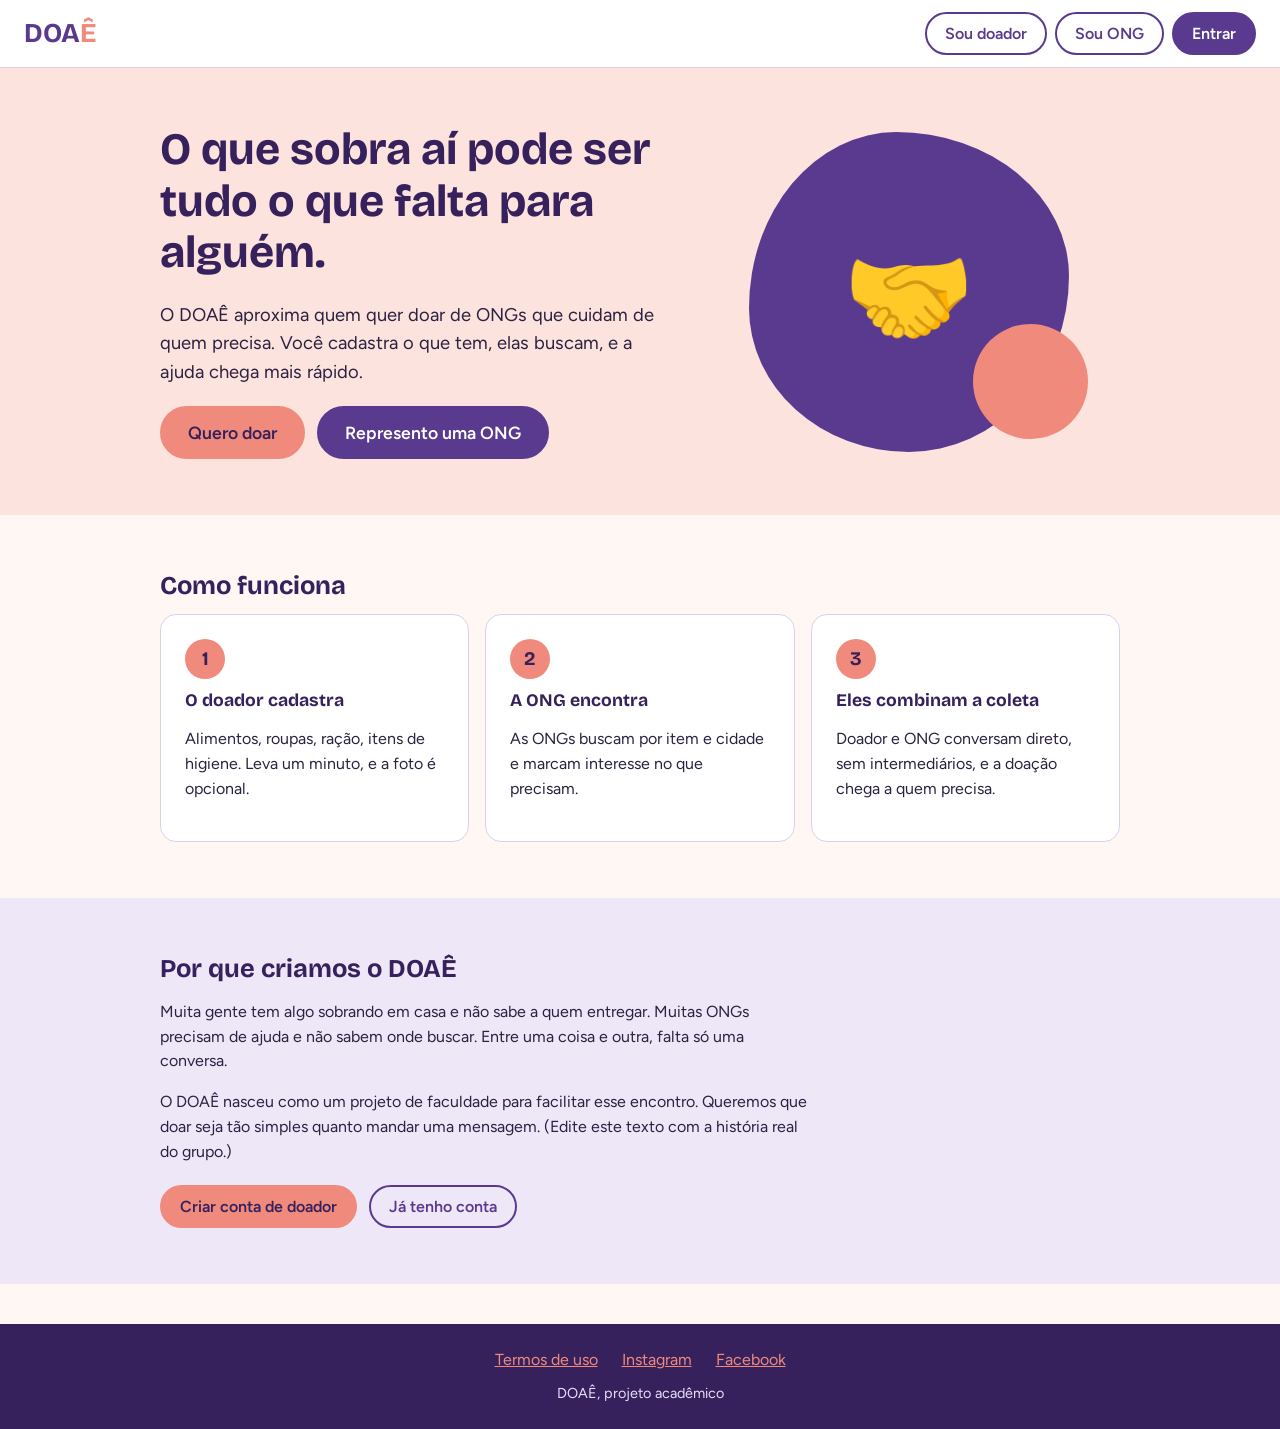
<file: DOAE/index.html>
<!DOCTYPE html><html lang="pt-BR"><head><meta charset="UTF-8"><meta name="viewport" content="width=device-width, initial-scale=1"><title>Doe com facilidade | DOAÊ</title><link rel="stylesheet" href="styles.css"></head>
<body data-pag="publica"><main>
<section class="sec hero"><div class="miolo"><div>
<h1>O que sobra aí pode ser tudo o que falta para alguém.</h1>
<p>O DOAÊ aproxima quem quer doar de ONGs que cuidam de quem precisa. Você cadastra o que tem, elas buscam, e a ajuda chega mais rápido.</p>
<div class="acoes"><a class="btn btn-salmao btn-grande" href="cadastro.html?tipo=doador">Quero doar</a><a class="btn btn-grande" href="cadastro.html?tipo=ong">Represento uma ONG</a></div>
</div><div class="visual" role="img" aria-label="Duas mãos se cumprimentando">🤝</div></div></section>

<section class="sec"><div class="miolo"><h2>Como funciona</h2><div class="passos">
<div class="cartao"><div class="num">1</div><h3>O doador cadastra</h3><p>Alimentos, roupas, ração, itens de higiene. Leva um minuto, e a foto é opcional.</p></div>
<div class="cartao"><div class="num">2</div><h3>A ONG encontra</h3><p>As ONGs buscam por item e cidade e marcam interesse no que precisam.</p></div>
<div class="cartao"><div class="num">3</div><h3>Eles combinam a coleta</h3><p>Doador e ONG conversam direto, sem intermediários, e a doação chega a quem precisa.</p></div>
</div></div></section>

<section class="sec historia"><div class="miolo"><h2>Por que criamos o DOAÊ</h2>
<p>Muita gente tem algo sobrando em casa e não sabe a quem entregar. Muitas ONGs precisam de ajuda e não sabem onde buscar. Entre uma coisa e outra, falta só uma conversa.</p>
<p>O DOAÊ nasceu como um projeto de faculdade para facilitar esse encontro. Queremos que doar seja tão simples quanto mandar uma mensagem. (Edite este texto com a história real do grupo.)</p>
<div class="acoes"><a class="btn btn-salmao" href="cadastro.html?tipo=doador">Criar conta de doador</a><a class="btn btn-claro" href="login.html">Já tenho conta</a></div></div></section>
</main><script src="app.js"></script></body></html>
</file>
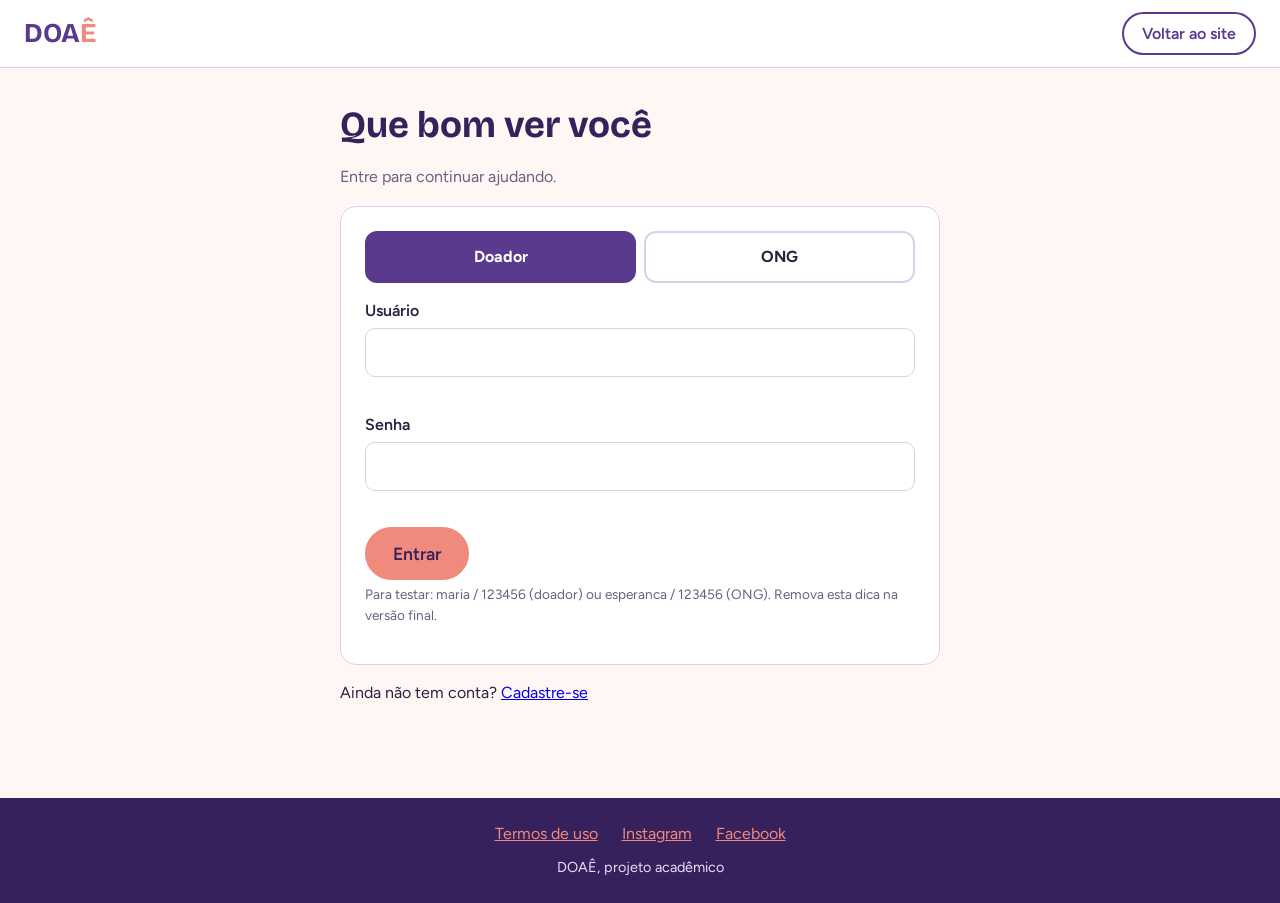
<file: DOAE/busca.html>
<!DOCTYPE html><html lang="pt-BR"><head><meta charset="UTF-8"><meta name="viewport" content="width=device-width, initial-scale=1"><title>Buscar doações | DOAÊ</title><link rel="stylesheet" href="styles.css"></head>
<body data-pag="interna" data-exige="ong"><main class="miolo pad">
<h1>Buscar doações</h1><p class="suave">Encontre itens disponíveis e clique em um deles para ver o doador e entrar em contato.</p>
<form id="f" class="filtros" onsubmit="return false">
<div class="campo"><label for="q">O que você procura?</label><input id="q" type="search" placeholder="Ex.: arroz, casaco, ração"></div>
<div class="campo"><label for="cat">Categoria</label><select id="cat"><option value="">Todas</option></select></div>
<div class="campo"><label for="cidade">Cidade</label><input id="cidade" type="text"></div></form>
<div class="grade" id="res"></div><dialog id="m"></dialog></main>
<script src="app.js"></script><script>
const u=eu(),m=$('#m');
$('#cat').insertAdjacentHTML('beforeend',Object.entries(CAT).map(([k,v])=>`<option value="${k}">${v[0]} ${v[1]}</option>`).join(''));
function lista(){const q=$('#q').value.toLowerCase(),c=$('#cat').value,ci=$('#cidade').value.toLowerCase();
 const r=itens().filter(i=>(i.status==='disponivel'||(i.status==='pendente'&&i.ong===u.usuario))&&(!c||i.cat===c)&&(!q||(i.nome+' '+i.descricao).toLowerCase().includes(q))&&(!ci||i.cidade.toLowerCase().includes(ci)));
 $('#res').innerHTML=r.map(i=>cartaoItem(i,'',`data-id="${i.id}"`)).join('')||'<p class="vazio">Nenhum item encontrado. Tente outro filtro.</p>'}
function abrir(id){const i=itens().find(x=>x.id==id),d=usuarios().find(x=>x.usuario===i.doador),meu=i.ong===u.usuario;
 m.dataset.id=id;
 m.innerHTML=`<h2>${esc(i.nome)}</h2><span class="selo ${i.status}">${STATUS[i.status]}</span><p>${esc(i.descricao)}</p><p><b>Quantidade:</b> ${esc(i.qtd)}</p>
 <h3>Perfil do doador</h3><p>${esc(d.nome)}, ${esc(d.cidade)}<br>WhatsApp: <a href="https://wa.me/55${num(d.telefone)}" target="_blank" rel="noopener">${esc(d.telefone)}</a><br>E-mail: ${esc(d.email)}</p>
 ${meu?`<p><b>Endereço:</b> ${esc(d.endereco)}</p>`:'<p class="dica">O endereço aparece depois que você marcar interesse.</p>'}
 <div class="acoes">${i.status==='disponivel'?'<button class="btn btn-salmao" data-st="pendente">Tenho interesse</button>':'<button class="btn btn-salmao" data-st="doado">Confirmar coleta</button><button class="btn btn-claro" data-st="disponivel">Desistir</button>'}<button class="btn btn-claro" data-st="">Fechar</button></div>`;
 m.showModal()}
m.onclick=e=>{const b=e.target.closest('[data-st]');if(!b)return;const st=b.dataset.st;
 if(st){const todos=itens(),i=todos.find(x=>x.id==m.dataset.id);i.status=st;if(st==='pendente')i.ong=u.usuario;if(st==='disponivel')i.ong='';gravar('itens',todos)}
 m.close();lista()};
$('#res').onclick=e=>{const c=e.target.closest('[data-id]');if(c)abrir(c.dataset.id)};
$('#f').oninput=lista;lista();
const p=new URLSearchParams(location.search).get('item');if(p&&itens().some(i=>i.id==p))abrir(p);
</script></body></html>
</file>
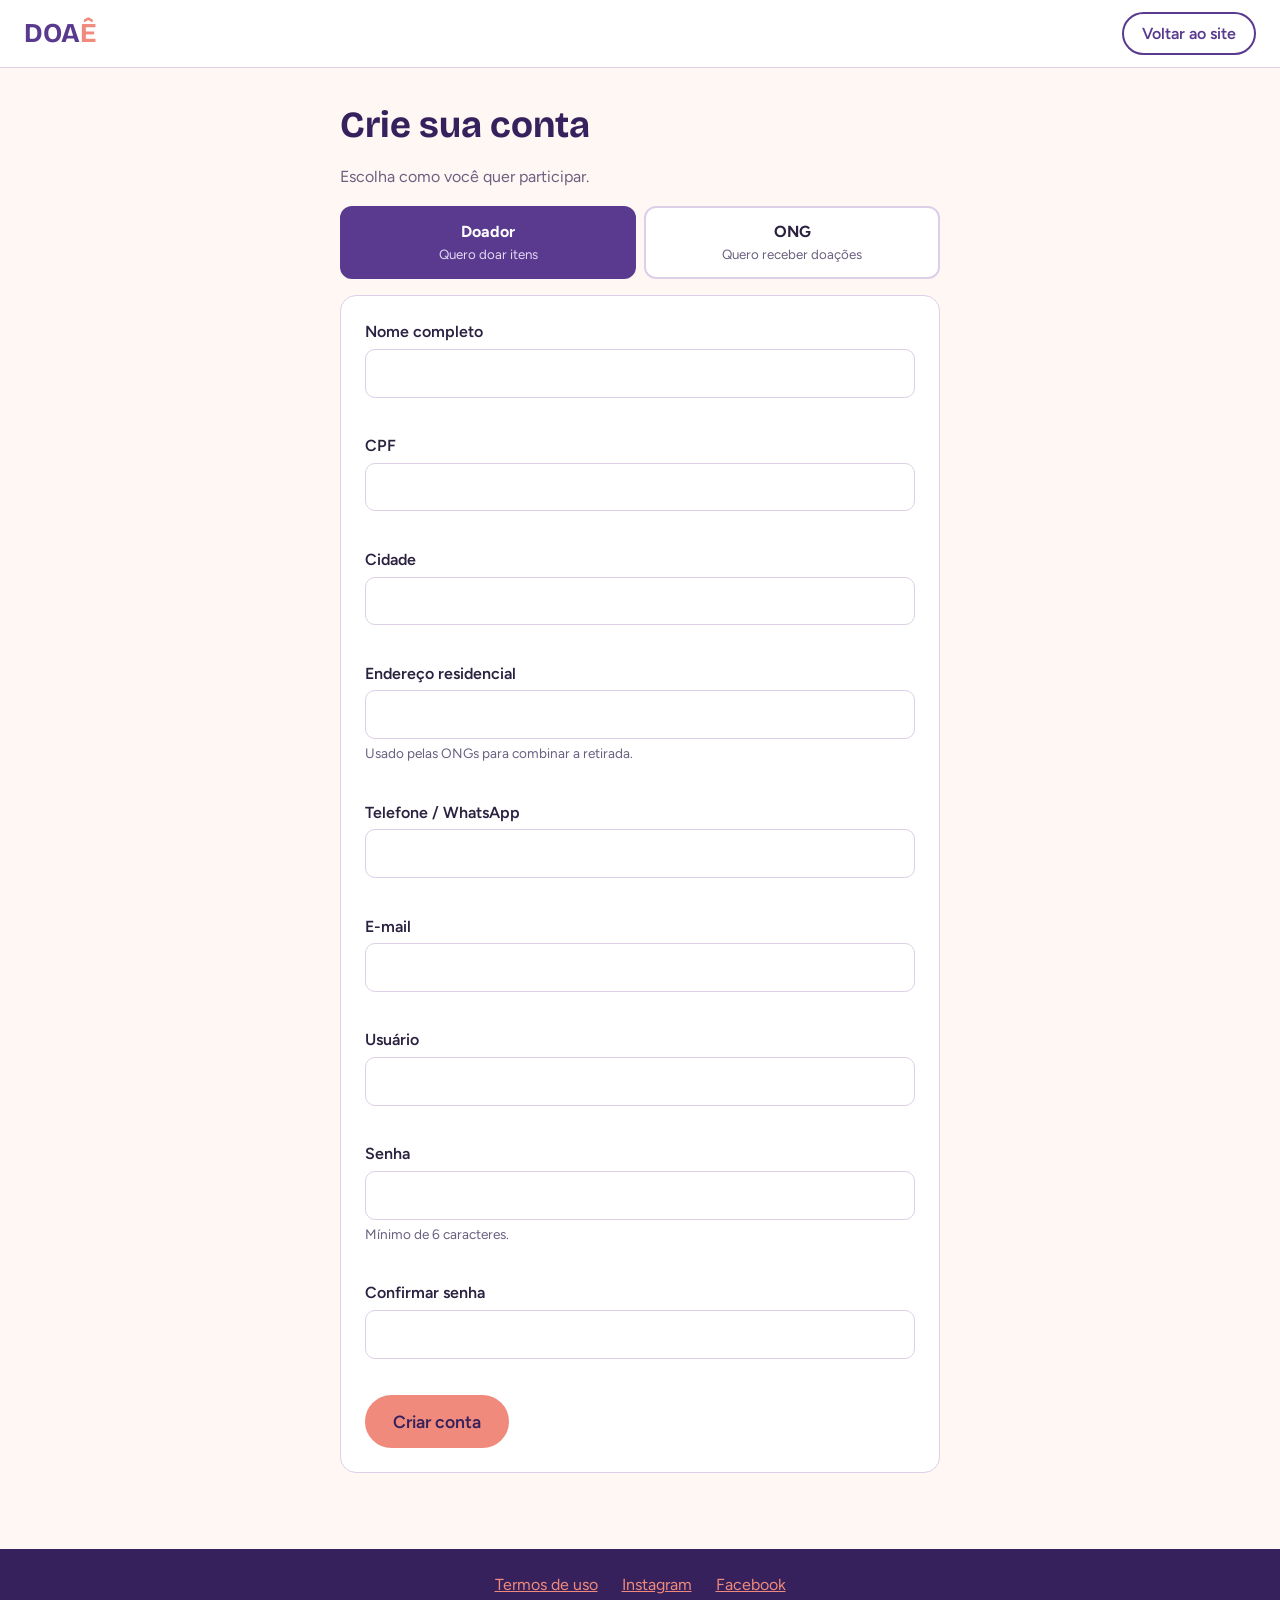
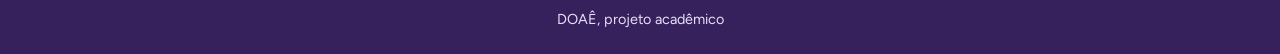
<file: DOAE/cadastro.html>
<!DOCTYPE html><html lang="pt-BR"><head><meta charset="UTF-8"><meta name="viewport" content="width=device-width, initial-scale=1"><title>Cadastro | DOAÊ</title><link rel="stylesheet" href="styles.css"></head>
<body data-pag="auth"><main class="pad"><div class="form">
<h1>Crie sua conta</h1><p class="suave">Escolha como você quer participar.</p>
<div class="seletor"><label><input type="radio" name="tipo" value="doador" checked><span>Doador<small>Quero doar itens</small></span></label><label><input type="radio" name="tipo" value="ong"><span>ONG<small>Quero receber doações</small></span></label></div>
<form id="f" class="cartao" novalidate data-valida></form></div></main>
<script src="app.js"></script><script>
const acesso=campo('usuario','Usuário')+campo('senha','Senha','password','','','Mínimo de 6 caracteres.')+campo('senha2','Confirmar senha','password');
const chips=`<fieldset class="campo"><legend>Itens que a ONG recebe</legend><div class="chips">${Object.entries(CAT).map(([k,v])=>`<label><input type="checkbox" name="itens" value="${k}"> ${v[0]} ${v[1]}</label>`).join('')}</div><span class="erro"></span></fieldset>`;
const T={
 doador:campo('nome','Nome completo')+campo('cpf','CPF','text','','cpf')+campo('cidade','Cidade')+campo('endereco','Endereço residencial','text','','','Usado pelas ONGs para combinar a retirada.')+campo('telefone','Telefone / WhatsApp','tel','','tel')+campo('email','E-mail','email'),
 ong:campo('nome','Nome da ONG')+campo('cnpj','CNPJ','text','','cnpj')+campo('cidades','Cidades onde atua','text','','','Separe por vírgula.')+campo('endereco','Endereço da sede')+chips+campo('responsavel','Nome do responsável')+campo('cpf','CPF do responsável','text','','cpf')+campo('telefone','Telefone / WhatsApp','tel','','tel')+campo('email','E-mail','email')};
const f=$('#f');let tipo=new URLSearchParams(location.search).get('tipo')==='ong'?'ong':'doador';
function montar(){$(`[name=tipo][value=${tipo}]`).checked=true;f.innerHTML=T[tipo]+acesso+'<button class="btn btn-salmao btn-grande">Criar conta</button>'}
$$('[name=tipo]').forEach(r=>r.onchange=()=>{tipo=r.value;montar()});montar();
f.onsubmit=e=>{e.preventDefault();let ok=checar(f);const d=Object.fromEntries(new FormData(f));delete d.senha2;d.tipo=tipo;
 if(tipo==='ong'){d.itens=$$('[name=itens]:checked',f).map(c=>c.value);if(!d.itens.length){$('fieldset .erro',f).textContent='Marque pelo menos um item.';ok=false}else $('fieldset .erro',f).textContent=''}
 if(ok&&usuarios().some(u=>u.usuario===d.usuario)){erroCampo($('#usuario'),'Este usuário já existe. Escolha outro.');ok=false}
 if(!ok)return;gravar('usuarios',[...usuarios(),d]);location.href='login.html?novo=1'};
</script></body></html>
</file>
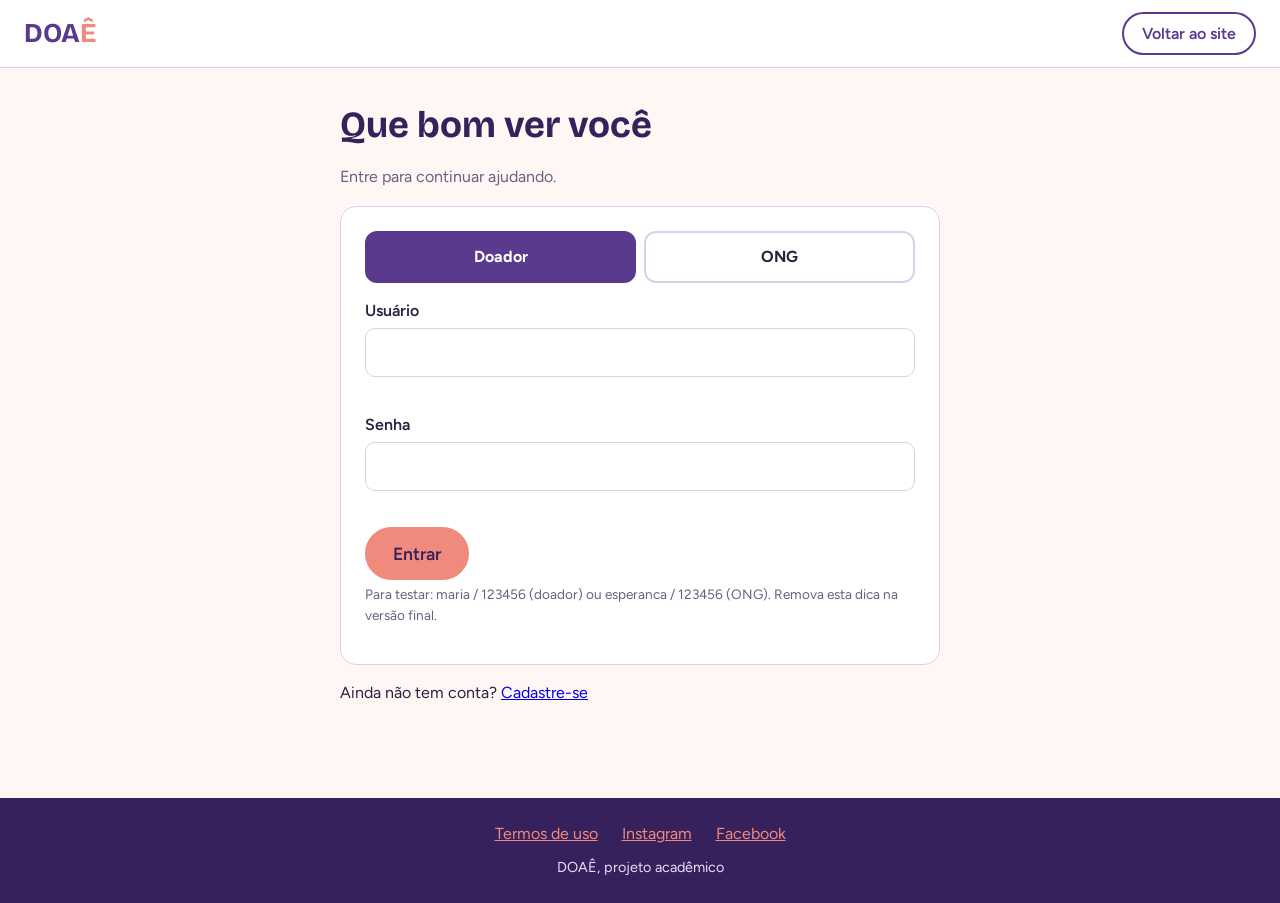
<file: DOAE/doacao.html>
<!DOCTYPE html><html lang="pt-BR"><head><meta charset="UTF-8"><meta name="viewport" content="width=device-width, initial-scale=1"><title>Cadastrar doação | DOAÊ</title><link rel="stylesheet" href="styles.css"></head>
<body data-pag="interna" data-exige="doador"><main class="pad"><div class="form">
<h1>Cadastrar item para doação</h1><p class="suave">Conte o que você tem. A foto é opcional: sem ela, usamos um ícone da categoria.</p>
<form id="f" class="cartao" novalidate data-valida>
<div id="c"></div>
<div class="campo"><label for="cat">Categoria</label><select id="cat" name="cat"></select><span class="erro"></span></div>
<div class="campo"><label for="descricao">Descrição</label><textarea id="descricao" name="descricao" rows="3" data-opc placeholder="Estado, validade, tamanho..."></textarea></div>
<div class="campo"><label for="foto">Foto (opcional)</label><input id="foto" type="file" accept="image/*"><div class="previa" id="prev" style="margin-top:8px"></div></div>
<button class="btn btn-salmao btn-grande">Cadastrar item</button></form></div></main>
<script src="app.js"></script><script>
const u=eu(),f=$('#f');let foto='';
$('#c').innerHTML=campo('nome','Nome do item')+campo('qtd','Quantidade','text','','','Ex.: 3 kg, 2 caixas, 10 peças.')+campo('cidade','Cidade da retirada','text',u.cidade);
$('#cat').innerHTML=Object.entries(CAT).map(([k,v])=>`<option value="${k}">${v[0]} ${v[1]}</option>`).join('');
const previa=()=>{$('#prev').innerHTML=foto?`<img src="${foto}" alt="Prévia da foto">`:CAT[$('#cat').value][0]};
$('#cat').onchange=previa;previa();
$('#foto').onchange=e=>{const a=e.target.files[0];if(!a){foto='';return previa()}
 const r=new FileReader();r.onload=()=>{const im=new Image();im.onload=()=>{const k=Math.min(1,600/im.width),c=document.createElement('canvas');c.width=im.width*k;c.height=im.height*k;c.getContext('2d').drawImage(im,0,0,c.width,c.height);foto=c.toDataURL('image/jpeg',.7);previa()};im.src=r.result};r.readAsDataURL(a)};
f.onsubmit=e=>{e.preventDefault();if(!checar(f))return;const d=Object.fromEntries(new FormData(f));
 gravar('itens',[...itens(),{id:Date.now(),doador:u.usuario,nome:d.nome,cat:d.cat,qtd:d.qtd,descricao:d.descricao,cidade:d.cidade,foto,status:'disponivel',ong:''}]);
 location.href='home-doador.html'};
</script></body></html>
</file>
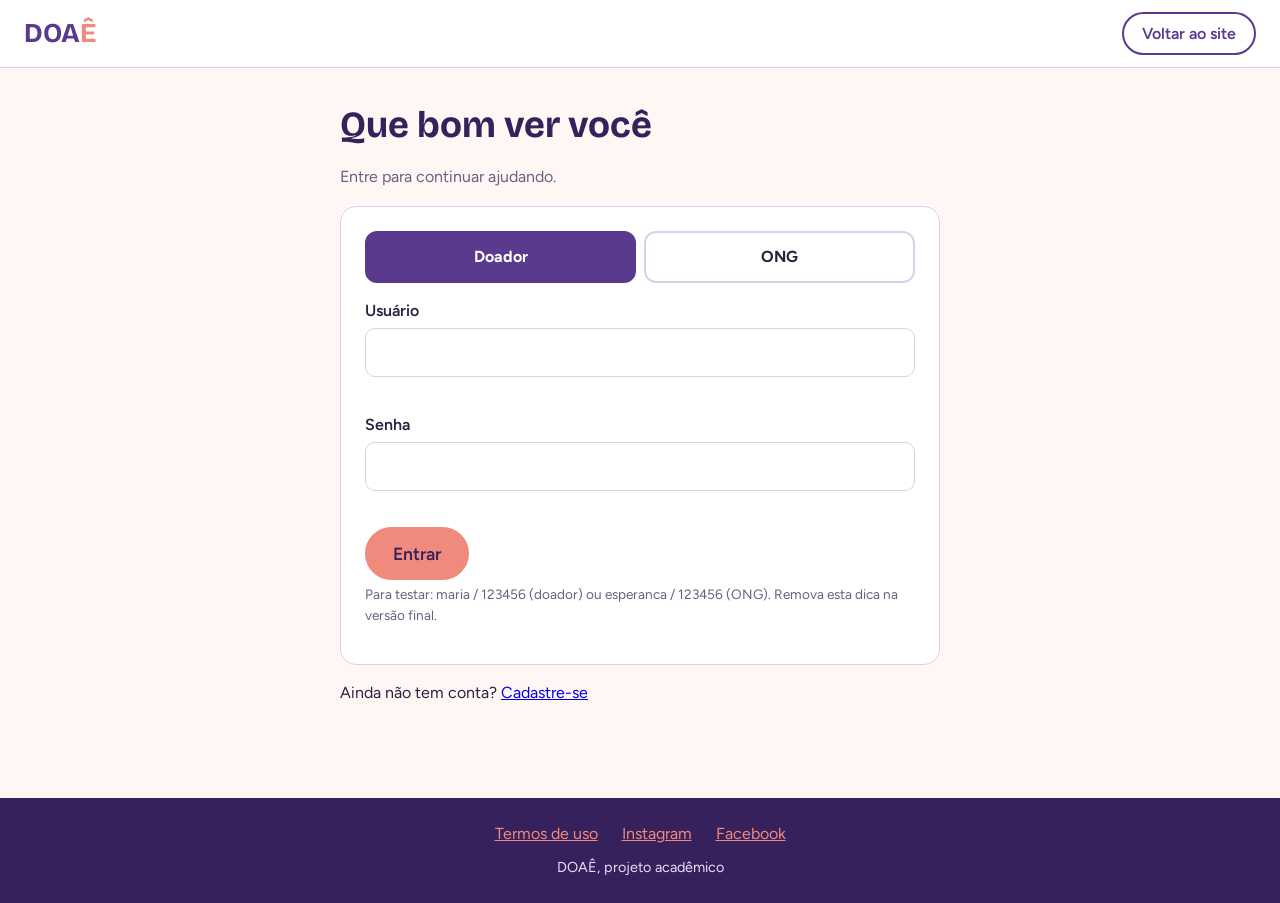
<file: DOAE/home-doador.html>
<!DOCTYPE html><html lang="pt-BR"><head><meta charset="UTF-8"><meta name="viewport" content="width=device-width, initial-scale=1"><title>Início do doador | DOAÊ</title><link rel="stylesheet" href="styles.css"></head>
<body data-pag="home" data-exige="doador"><main class="miolo pad">
<h1 id="ola"></h1><p class="suave">Obrigado por doar. Veja como andam seus itens.</p>
<div class="acoes" style="margin-top:0"><a class="btn btn-salmao btn-grande" href="doacao.html">Cadastrar item para doação</a><button class="btn btn-claro btn-grande" id="limpar">Retirar itens já doados</button></div>
<div id="resumo"></div><h2>Seus itens</h2><div class="grade" id="lista"></div></main>
<script src="app.js"></script><script>
const u=eu();$('#ola').textContent='Olá, '+u.nome;
function desenhar(){const m=itens().filter(i=>i.doador===u.usuario);
 $('#resumo').innerHTML=stats(m,[['disponivel','Disponíveis'],['pendente','Pendentes'],['doado','Doados']]);
 $('#lista').innerHTML=m.map(i=>cartaoItem(i,(i.status==='pendente'?`<p class="suave">Interesse de ${esc(usuarios().find(x=>x.usuario===i.ong)?.nome)}</p>`:'')+`<button class="btn btn-claro mini" data-rem="${i.id}">Remover</button>`)).join('')||'<p class="vazio">Você ainda não cadastrou nenhum item. Comece pelo botão acima.</p>'}
$('#lista').onclick=e=>{const b=e.target.closest('[data-rem]');if(b&&confirm('Remover este item da lista?')){gravar('itens',itens().filter(i=>i.id!=b.dataset.rem));desenhar()}};
$('#limpar').onclick=()=>{gravar('itens',itens().filter(i=>!(i.doador===u.usuario&&i.status==='doado')));desenhar()};
desenhar();
</script></body></html>
</file>
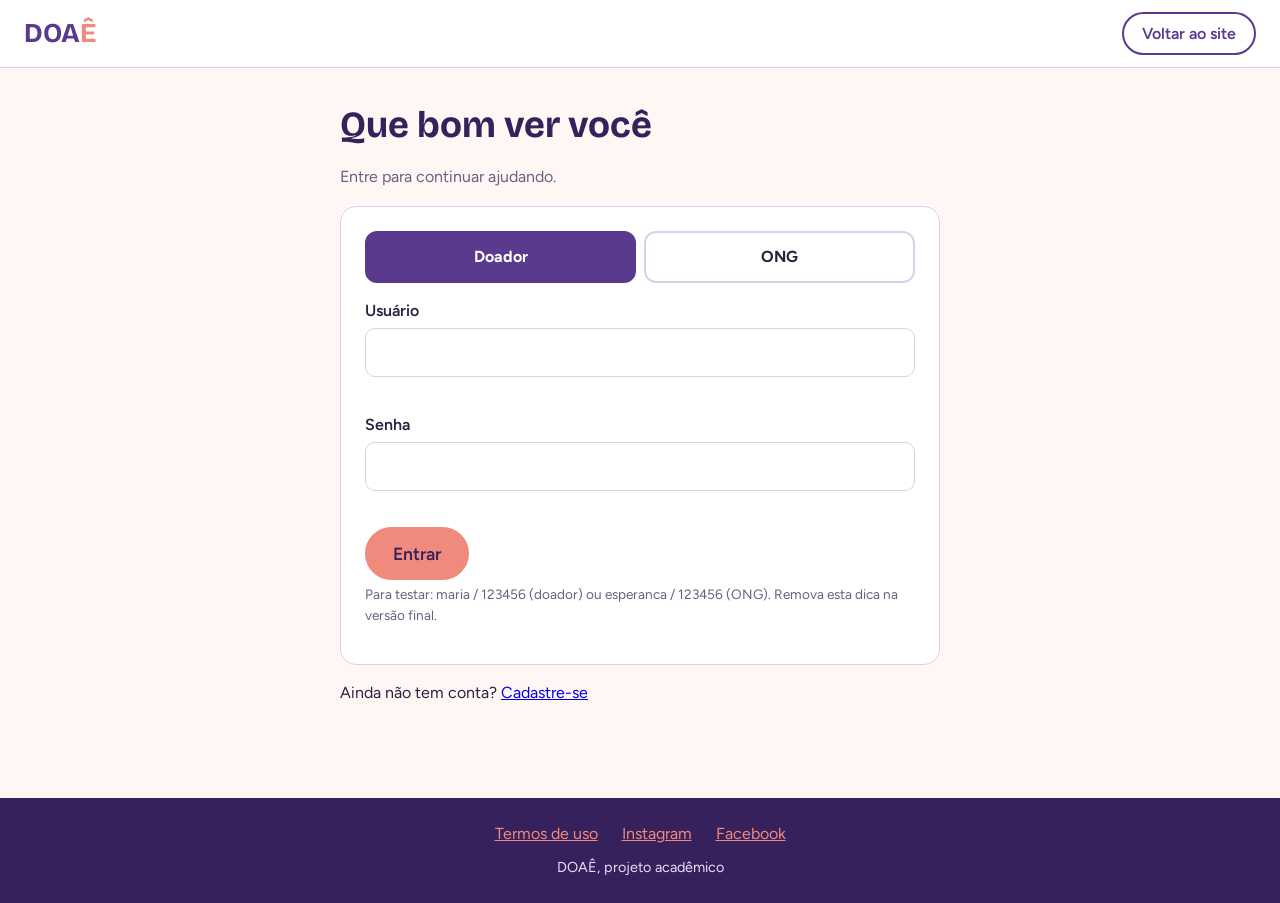
<file: DOAE/home-ong.html>
<!DOCTYPE html><html lang="pt-BR"><head><meta charset="UTF-8"><meta name="viewport" content="width=device-width, initial-scale=1"><title>Início da ONG | DOAÊ</title><link rel="stylesheet" href="styles.css"></head>
<body data-pag="home" data-exige="ong"><main class="miolo pad">
<h1 id="ola"></h1><p class="suave" id="sub"></p>
<div class="acoes" style="margin-top:0"><a class="btn btn-salmao btn-grande" href="busca.html">Buscar doações disponíveis</a></div>
<div id="resumo"></div><h2>Suas últimas interações</h2><div class="grade" id="lista"></div></main>
<script src="app.js"></script><script>
const u=eu(),meus=itens().filter(i=>i.ong===u.usuario);
$('#ola').textContent='Olá, '+u.nome;
$('#sub').textContent=`Há ${itens().filter(i=>i.status==='disponivel').length} itens disponíveis para coleta agora.`;
$('#resumo').innerHTML=stats(meus,[['pendente','Aguardando coleta'],['doado','Coletados']]);
$('#lista').innerHTML=meus.map(i=>cartaoItem(i,'',`data-id="${i.id}"`)).join('')||'<p class="vazio">Você ainda não marcou interesse em nenhum item. Que tal buscar doações disponíveis?</p>';
$('#lista').onclick=e=>{const c=e.target.closest('[data-id]');if(c)location.href='busca.html?item='+c.dataset.id};
</script></body></html>
</file>
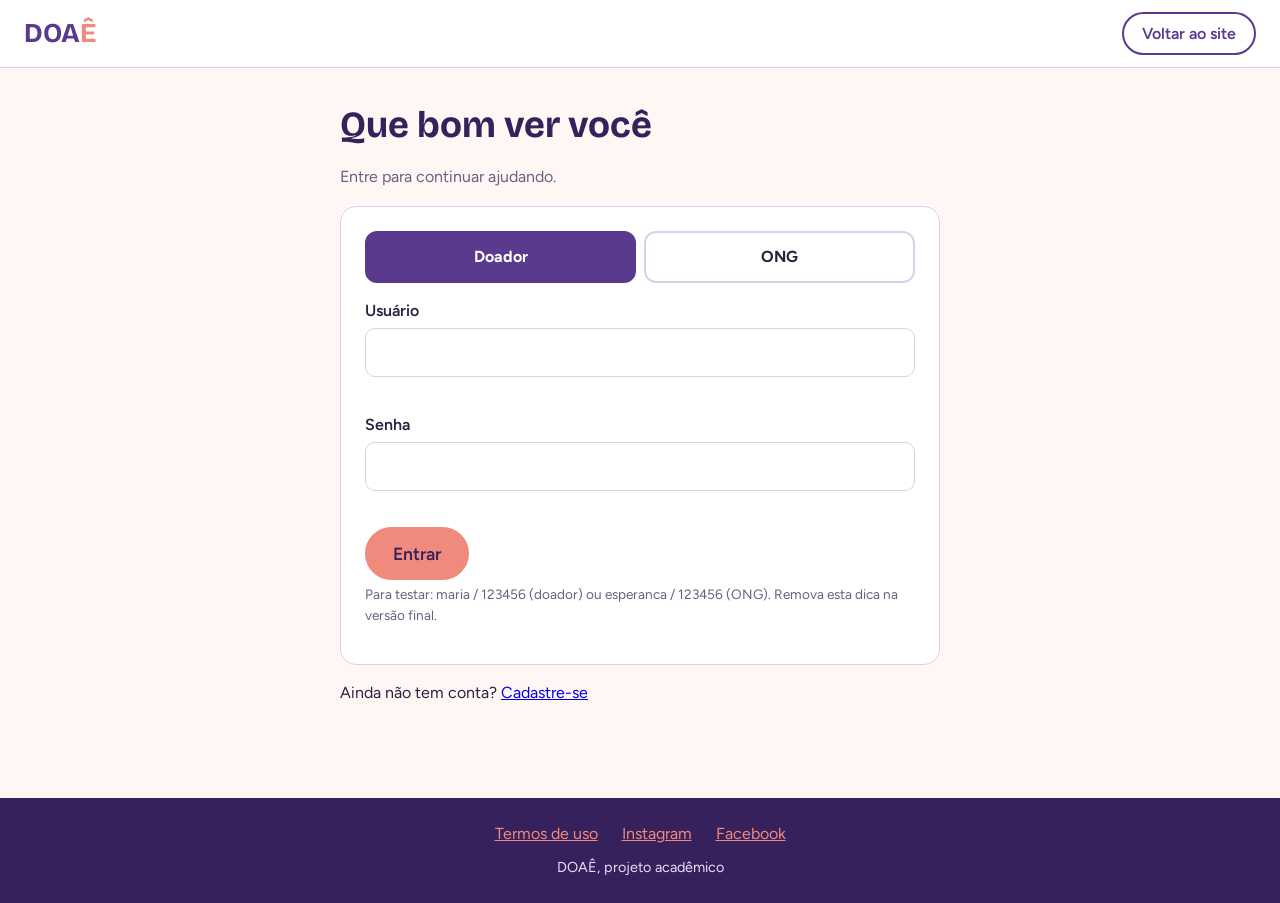
<file: DOAE/login.html>
<!DOCTYPE html><html lang="pt-BR"><head><meta charset="UTF-8"><meta name="viewport" content="width=device-width, initial-scale=1"><title>Entrar | DOAÊ</title><link rel="stylesheet" href="styles.css"></head>
<body data-pag="auth"><main class="pad"><div class="form">
<h1>Que bom ver você</h1><p class="suave">Entre para continuar ajudando.</p>
<div id="msg"></div>
<form id="f" class="cartao" novalidate data-valida>
<div class="seletor" style="margin-top:0"><label><input type="radio" name="tipo" value="doador" checked><span>Doador</span></label><label><input type="radio" name="tipo" value="ong"><span>ONG</span></label></div>
<div id="c"></div><button class="btn btn-salmao btn-grande">Entrar</button>
<p class="dica">Para testar: maria / 123456 (doador) ou esperanca / 123456 (ONG). Remova esta dica na versão final.</p></form>
<p>Ainda não tem conta? <a href="cadastro.html">Cadastre-se</a></p></div></main>
<script src="app.js"></script><script>
$('#c').innerHTML=campo('usuario','Usuário')+campo('senha','Senha','password');
if(location.search.includes('novo'))$('#msg').innerHTML='<div class="aviso ok">Conta criada! Entre para continuar.</div>';
const f=$('#f');
f.onsubmit=e=>{e.preventDefault();if(!checar(f))return;
 const t=$('[name=tipo]:checked').value,u=usuarios().find(x=>x.usuario===f.usuario.value.trim()&&x.senha===f.senha.value&&x.tipo===t);
 if(!u){$('#msg').innerHTML='<div class="aviso">Usuário, senha ou tipo de conta incorretos. Confira e tente de novo.</div>';return}
 gravar('sessao',{usuario:u.usuario,tipo:u.tipo});location.href=u.tipo==='ong'?'home-ong.html':'home-doador.html'};
</script></body></html>
</file>
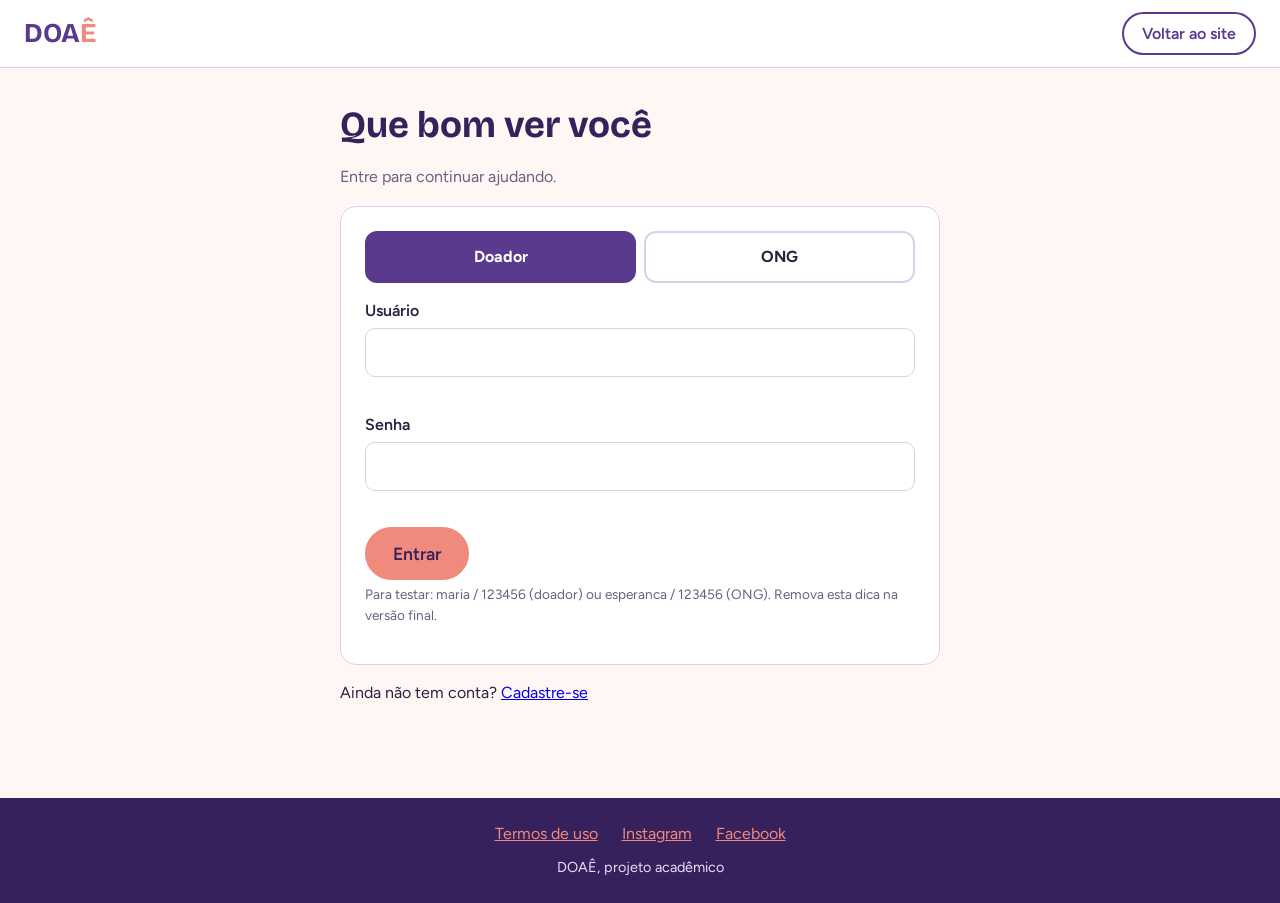
<file: DOAE/perfil.html>
<!DOCTYPE html><html lang="pt-BR"><head><meta charset="UTF-8"><meta name="viewport" content="width=device-width, initial-scale=1"><title>Meu perfil | DOAÊ</title><link rel="stylesheet" href="styles.css"></head>
<body data-pag="interna" data-exige="todos"><main class="miolo pad">
<h1>Meu perfil</h1><div id="resumo"></div>
<form id="f" class="cartao" novalidate data-valida style="max-width:600px"><div id="campos"></div><div id="extra"></div>
<div class="acoes"><button type="button" class="btn" id="editar">Editar dados</button><button class="btn btn-salmao" id="salvar" hidden>Salvar</button><button type="button" class="btn btn-claro" id="cancelar" hidden>Cancelar</button></div></form>
<div class="acoes"><a class="btn btn-salmao" id="ir"></a></div></main>
<script src="app.js"></script><script>
const u=eu(),ong=u.tipo==='ong',f=$('#f');
const C=ong?[['nome','Nome da ONG'],['cnpj','CNPJ','text','cnpj'],['cidades','Cidades onde atua'],['endereco','Endereço da sede'],['responsavel','Responsável'],['cpf','CPF do responsável','text','cpf'],['telefone','Telefone / WhatsApp','tel','tel'],['email','E-mail','email']]:[['nome','Nome completo'],['cpf','CPF','text','cpf'],['cidade','Cidade'],['endereco','Endereço residencial'],['telefone','Telefone / WhatsApp','tel','tel'],['email','E-mail','email']];
$('#campos').innerHTML=C.map(([n,r,t,m])=>campo(n,r,t,u[n],m)).join('');
if(ong)$('#extra').innerHTML='<p><b>Itens de interesse:</b> '+u.itens.map(k=>CAT[k][0]+' '+CAT[k][1]).join(', ')+'</p>';
const bloquear=b=>{$$('input',f).forEach(i=>i.disabled=b||['cpf','cnpj'].includes(i.name)); /* CPF e CNPJ não podem ser editados */$('#editar').hidden=!b;$('#salvar').hidden=b;$('#cancelar').hidden=b};
bloquear(true);
$('#editar').onclick=()=>bloquear(false);$('#cancelar').onclick=()=>location.reload();
f.onsubmit=e=>{e.preventDefault();if(!checar(f))return;Object.assign(u,Object.fromEntries(new FormData(f)));gravar('usuarios',usuarios().map(x=>x.usuario===u.usuario?u:x));location.reload()};
const meus=itens().filter(i=>ong?i.ong===u.usuario:i.doador===u.usuario);
$('#resumo').innerHTML='<h2>Resumo de doações</h2>'+stats(meus,ong?[['pendente','Aguardando coleta'],['doado','Coletados']]:[['disponivel','Disponíveis'],['pendente','Pendentes'],['doado','Doados']]);
$('#ir').href=ong?'busca.html':'doacao.html';$('#ir').textContent=ong?'Buscar doações':'Cadastrar nova doação';
</script></body></html>
</file>
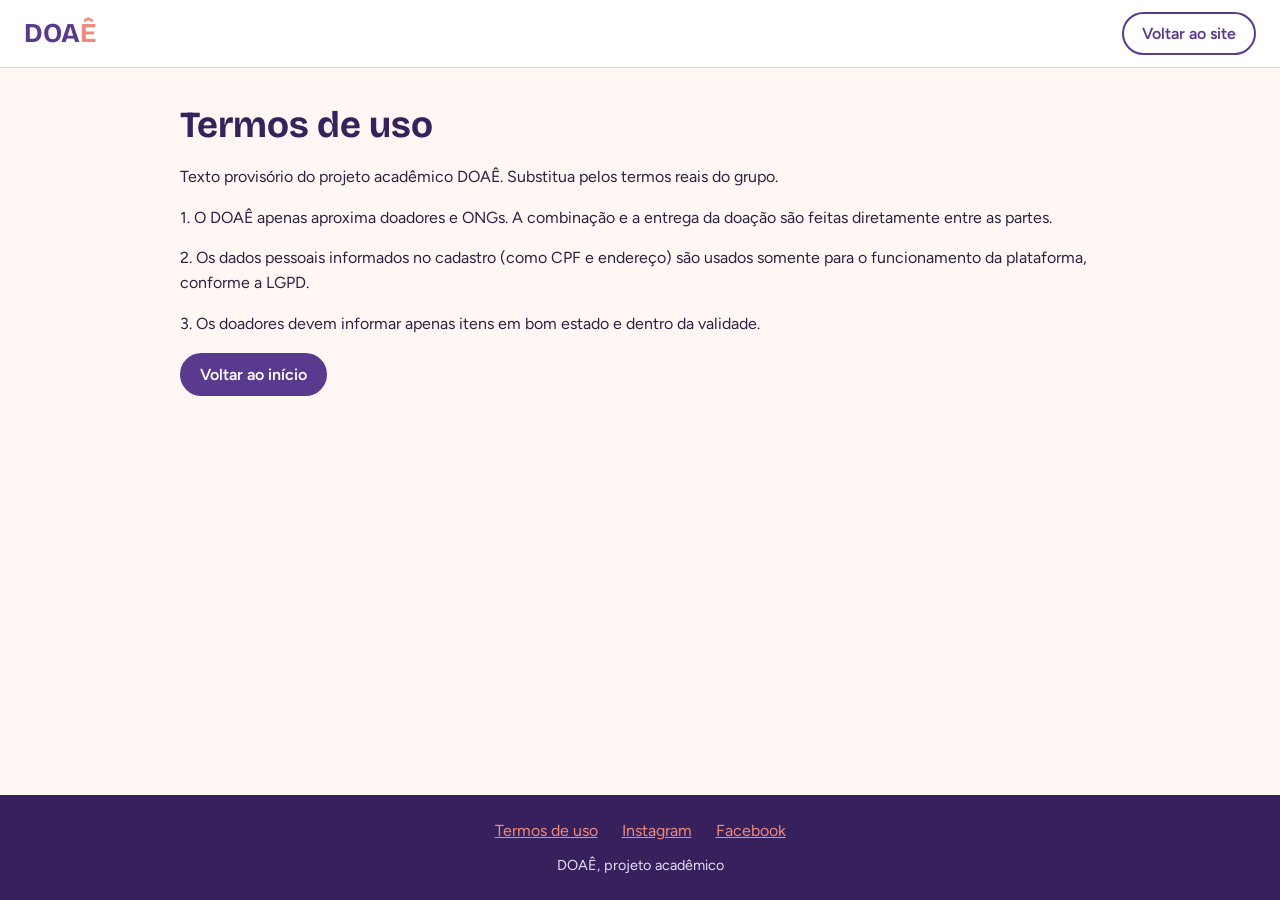
<file: DOAE/termos.html>
<!DOCTYPE html><html lang="pt-BR"><head><meta charset="UTF-8"><meta name="viewport" content="width=device-width, initial-scale=1"><title>Termos de uso | DOAÊ</title><link rel="stylesheet" href="styles.css"></head>
<body data-pag="auth"><main class="miolo pad"><h1>Termos de uso</h1>
<p>Texto provisório do projeto acadêmico DOAÊ. Substitua pelos termos reais do grupo.</p>
<p>1. O DOAÊ apenas aproxima doadores e ONGs. A combinação e a entrega da doação são feitas diretamente entre as partes.</p>
<p>2. Os dados pessoais informados no cadastro (como CPF e endereço) são usados somente para o funcionamento da plataforma, conforme a LGPD.</p>
<p>3. Os doadores devem informar apenas itens em bom estado e dentro da validade.</p>
<a class="btn" href="index.html">Voltar ao início</a></main><script src="app.js"></script></body></html>
</file>
<file: DOAE/styles.css>
@import url('https://fonts.googleapis.com/css2?family=Bricolage+Grotesque:wght@600;700&family=Figtree:wght@400;500;600;700&display=swap');
/* Cores e fontes: mude aqui e o site todo muda */
:root{--salmao:#f08a7c;--salmao-claro:#fde3dd;--roxo:#5a3a8e;--roxo-escuro:#36215c;--lavanda:#eee7f8;--creme:#fff7f4;--texto:#2b2140;--suave:#6b6080;--borda:#dccfe8;--erro:#b3261e;--ftit:"Bricolage Grotesque",Georgia,serif;--ft:"Figtree",Arial,sans-serif}
*{box-sizing:border-box}
body{margin:0;font-family:var(--ft);color:var(--texto);background:var(--creme);line-height:1.55;min-height:100vh;display:flex;flex-direction:column}
main{flex:1;width:100%}
.miolo{max-width:960px;margin:0 auto}.pad{padding:36px 20px}.sec{padding:56px 20px}
h1,h2,h3{font-family:var(--ftit);color:var(--roxo-escuro);line-height:1.15;margin:0 0 .5em}
h1{font-size:2.3rem}h2{font-size:1.6rem}h3{font-size:1.1rem}
.suave{color:var(--suave)}
:focus-visible{outline:3px solid var(--salmao);outline-offset:2px}
/* cabeçalho e rodapé */
.topo{background:#fff;border-bottom:1px solid var(--borda);padding:12px 24px;display:flex;justify-content:space-between;align-items:center;gap:12px;flex-wrap:wrap}
.logo{font-family:var(--ftit);font-weight:700;font-size:1.7rem;color:var(--roxo);text-decoration:none}.logo span{color:var(--salmao)}
nav{display:flex;gap:8px;flex-wrap:wrap}
.rodape{background:var(--roxo-escuro);color:#e8defa;padding:24px;text-align:center;margin-top:40px}
.rodape a{color:var(--salmao);margin:0 12px}.rodape p{margin:10px 0 0;font-size:.9rem}
/* botões */
.btn{display:inline-block;padding:10px 18px;border-radius:999px;border:2px solid var(--roxo);background:var(--roxo);color:#fff;font:600 1rem var(--ft);text-decoration:none;cursor:pointer}
.btn:hover{background:var(--roxo-escuro)}
.btn-claro{background:transparent;color:var(--roxo)}.btn-claro:hover{background:var(--lavanda)}
.btn-salmao{background:var(--salmao);border-color:var(--salmao);color:var(--roxo-escuro)}.btn-salmao:hover{background:#e67a6b;border-color:#e67a6b}
.btn-grande{padding:14px 26px;font-size:1.1rem}.mini{padding:6px 14px;font-size:.9rem;margin-top:8px}
.acoes{display:flex;gap:12px;flex-wrap:wrap;margin-top:20px}
/* tela inicial */
.hero{background:var(--salmao-claro)}
.hero .miolo{display:grid;grid-template-columns:1.2fr 1fr;gap:32px;align-items:center}
.hero h1{font-size:2.8rem}.hero p{font-size:1.15rem;max-width:48ch}
.visual{position:relative;z-index:0;width:100%;max-width:320px;aspect-ratio:1;justify-self:center;background:var(--roxo);border-radius:46% 54% 50% 50%/55% 45% 55% 45%;display:grid;place-items:center;font-size:6.5rem}
.visual::after{content:"";position:absolute;z-index:-1;width:36%;aspect-ratio:1;background:var(--salmao);border-radius:50%;right:-6%;bottom:4%}
.passos{display:grid;grid-template-columns:repeat(auto-fit,minmax(250px,1fr));gap:16px}
.num{display:grid;place-items:center;width:40px;height:40px;border-radius:50%;background:var(--salmao);color:var(--roxo-escuro);font:700 1.2rem var(--ftit);margin-bottom:12px}
.historia{background:var(--lavanda)}.historia p{max-width:65ch}
/* cartões, listas, status */
.cartao{background:#fff;border:1px solid var(--borda);border-radius:16px;padding:24px}
.grade{display:grid;grid-template-columns:repeat(auto-fill,minmax(220px,1fr));gap:16px;margin-top:16px}
.item{background:#fff;border:1px solid var(--borda);border-radius:14px;overflow:hidden;display:flex;flex-direction:column}
.item[data-id]{cursor:pointer}.item[data-id]:hover{border-color:var(--salmao)}
.foto{height:130px;background:var(--lavanda);display:grid;place-items:center}.foto img{width:100%;height:100%;object-fit:cover}.icone{font-size:3.4rem}
.corpo{padding:14px}.corpo h3{margin:6px 0 2px}.corpo p{margin:0;font-size:.92rem}
.selo{display:inline-block;padding:2px 10px;border-radius:999px;font-size:.8rem;font-weight:700}
.selo.disponivel{background:#dff3e6;color:#1d5a37}.selo.pendente{background:#fff0c9;color:#7a5200}.selo.doado{background:var(--lavanda);color:var(--roxo)}
.stats{display:grid;grid-template-columns:repeat(auto-fit,minmax(140px,1fr));gap:12px;margin:20px 0}
.stat{background:#fff;border:1px solid var(--borda);border-radius:14px;padding:16px}.stat b{display:block;font:700 2rem var(--ftit);color:var(--roxo)}
.vazio{grid-column:1/-1;background:#fff;border:2px dashed var(--borda);border-radius:14px;padding:24px;text-align:center;color:var(--suave)}
dialog{border:0;border-radius:16px;padding:24px;max-width:480px;width:92%}dialog::backdrop{background:#36215c99}
/* formulários */
.form{max-width:600px;margin:0 auto}
.campo{display:flex;flex-direction:column;margin:0 0 16px;border:0;padding:0}
.campo label,.campo legend{font-weight:600;margin-bottom:4px;padding:0}
.campo input,.campo select,.campo textarea{padding:11px 12px;font:inherit;border:1.5px solid var(--borda);border-radius:10px;background:#fff;color:var(--texto)}
.campo input:focus,.campo select:focus,.campo textarea:focus{outline:3px solid var(--salmao-claro);border-color:var(--roxo)}
.campo input:disabled{background:var(--lavanda)}
.dica{font-size:.85rem;color:var(--suave);margin-top:4px}.erro{font-size:.85rem;color:var(--erro);min-height:1.2em;margin-top:4px}
.invalido input,.invalido select{border-color:var(--erro)}
.seletor{display:grid;grid-template-columns:1fr 1fr;gap:8px;margin:16px 0}.seletor label{position:relative}
.seletor input{position:absolute;opacity:0}
.seletor span{display:block;text-align:center;padding:12px;border:2px solid var(--borda);border-radius:12px;background:#fff;font-weight:700;cursor:pointer}
.seletor small{display:block;font-weight:400;color:var(--suave)}
.seletor input:checked+span{background:var(--roxo);border-color:var(--roxo);color:#fff}.seletor input:checked+span small{color:#e3d8f3}
.seletor input:focus-visible+span{outline:3px solid var(--salmao);outline-offset:2px}
.chips{display:flex;flex-wrap:wrap;gap:8px}.chips label{font-weight:500!important;padding:8px 14px;border:1.5px solid var(--borda);border-radius:999px;background:#fff;cursor:pointer;margin:0!important}
.chips label:has(:checked){background:var(--salmao-claro);border-color:var(--salmao)}
.aviso{padding:12px 16px;border-radius:10px;margin:12px 0;background:#fff0c9;color:#5c3d00}.aviso.ok{background:#dff3e6;color:#1d5a37}
.filtros{display:grid;grid-template-columns:2fr 1fr 1fr;gap:12px;margin-top:16px}.filtros .campo{margin:0}
.previa{height:140px;width:140px;border-radius:14px;background:var(--lavanda);display:grid;place-items:center;overflow:hidden;font-size:3.4rem}.previa img{width:100%;height:100%;object-fit:cover}
@media(max-width:700px){.hero .miolo{grid-template-columns:1fr}.hero h1{font-size:2.2rem}.filtros{grid-template-columns:1fr}}
</file>
